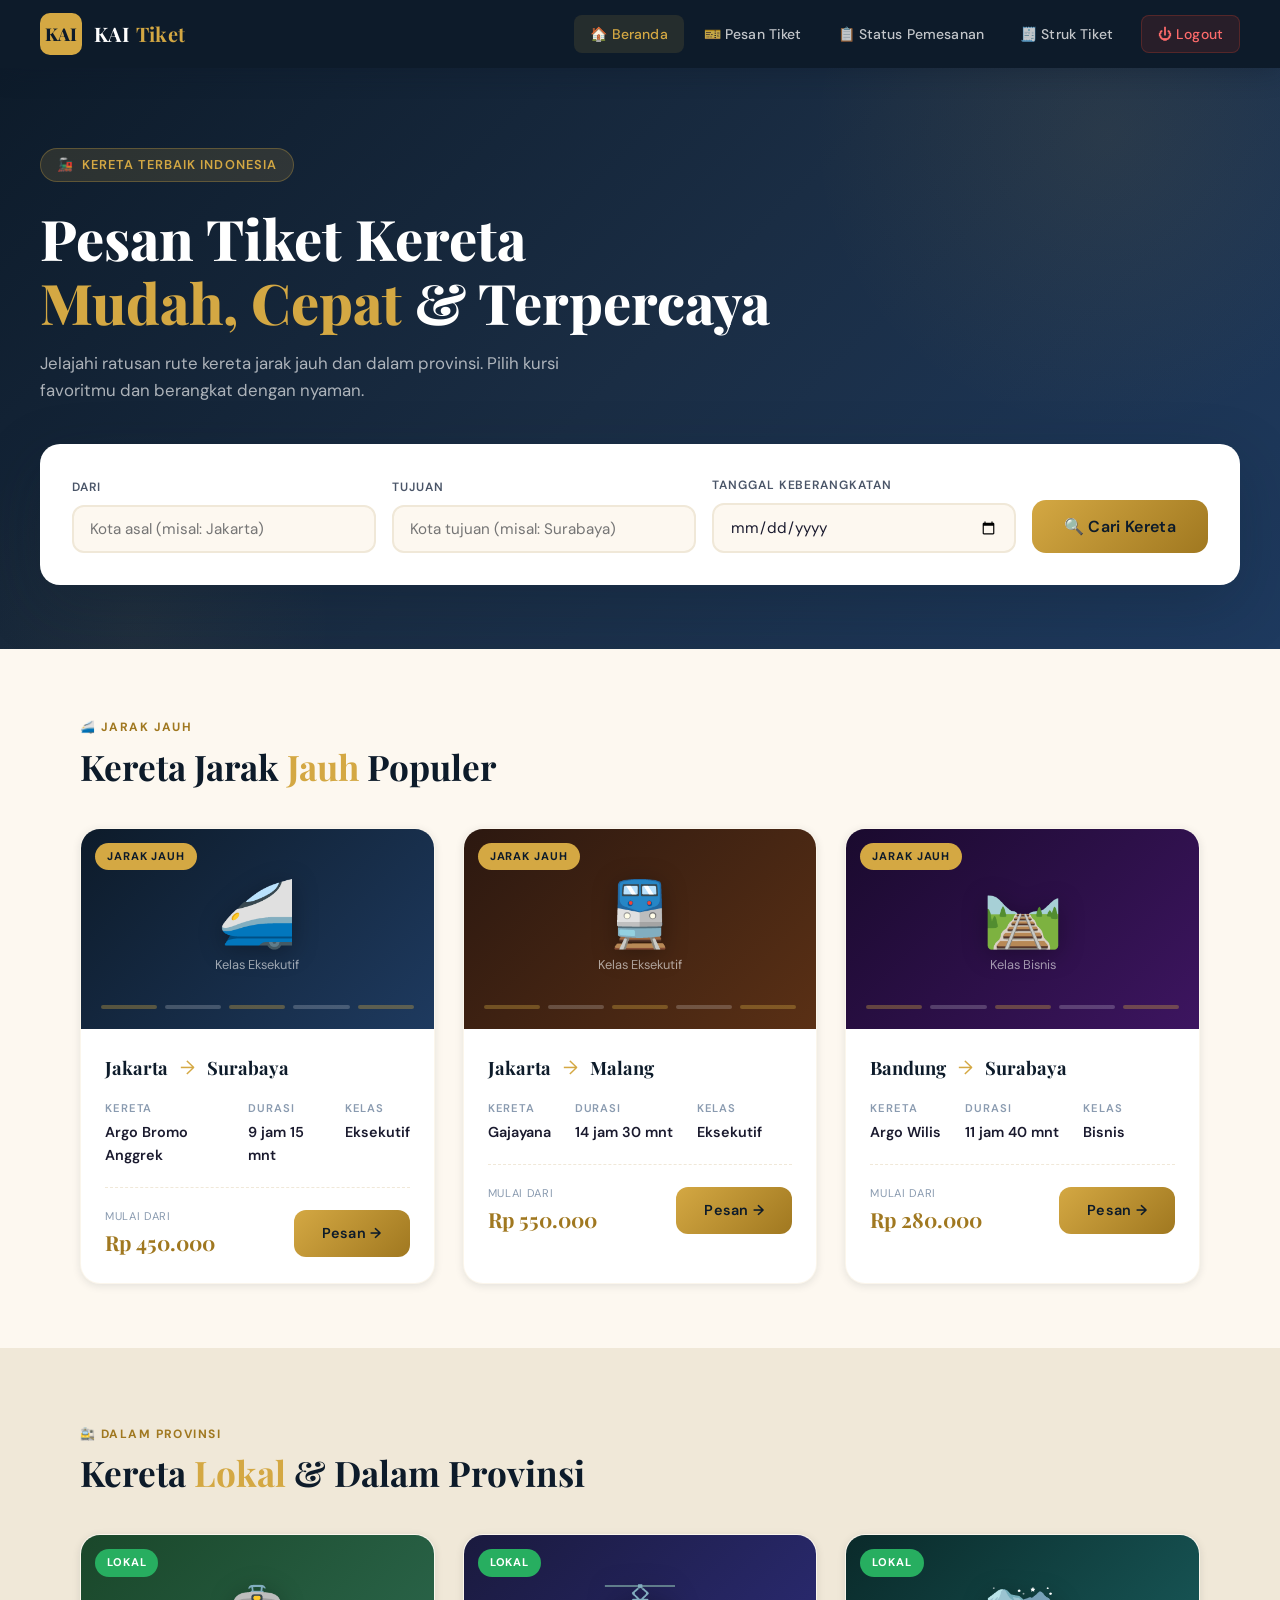
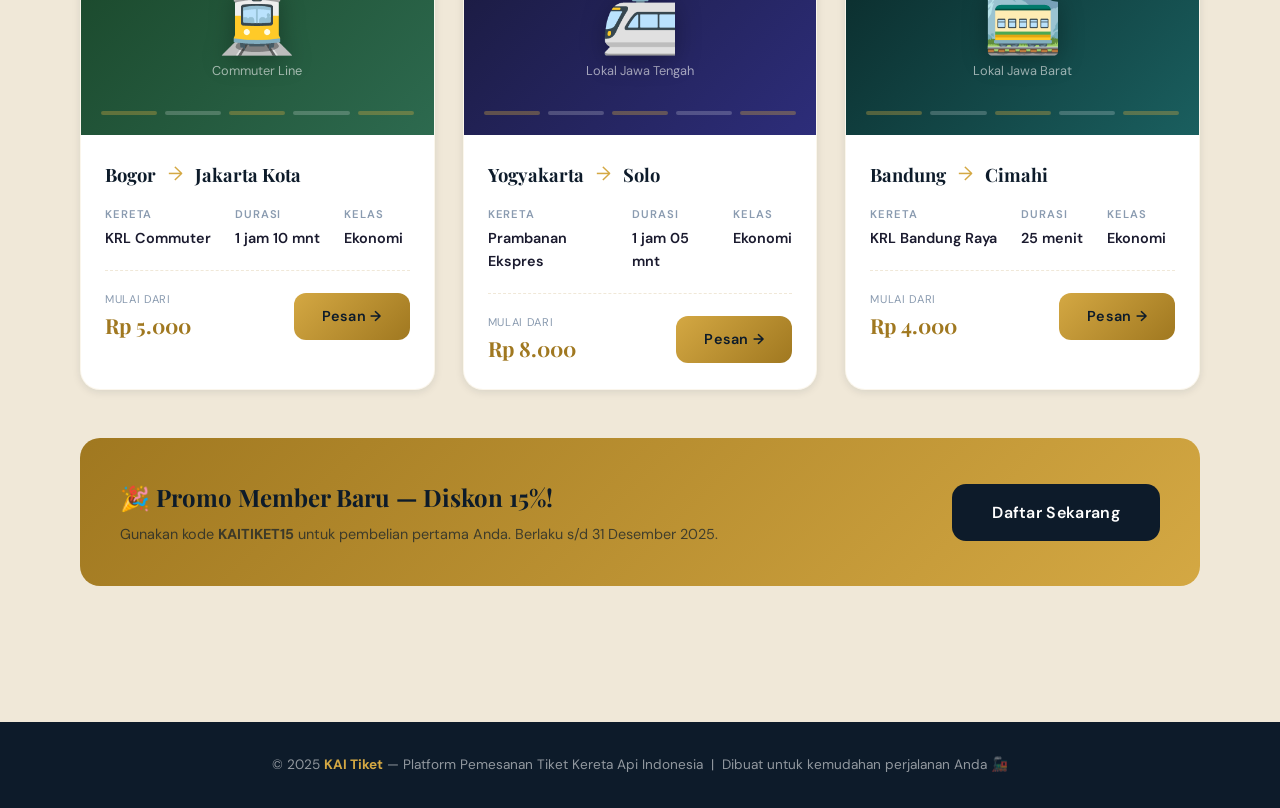
<file: index.html>
<!DOCTYPE html>
<html lang="id">
<head>
  <meta charset="UTF-8" />
  <meta name="viewport" content="width=device-width, initial-scale=1.0" />
  <title>Beranda — KAI Tiket</title>
  <link rel="stylesheet" href="style.css" />
</head>
<body>

  <!-- ===================== NAVBAR ===================== -->
  <nav class="navbar">
    <div class="navbar-inner">
      <a href="index.html" class="navbar-brand">
        <div class="navbar-logo">KAI</div>
        <div class="navbar-title">KAI <span>Tiket</span></div>
      </a>
      <div class="navbar-links">
        <a href="index.html" class="active">🏠 Beranda</a>
        <a href="pesan.html">🎫 Pesan Tiket</a>
        <a href="status.html">📋 Status Pemesanan</a>
        <a href="struk.html">🧾 Struk Tiket</a>
        <a href="login.html" class="btn-logout">⏻ Logout</a>
      </div>
    </div>
  </nav>

  <!-- ===================== HERO ===================== -->
  <section class="hero">
    <div class="hero-inner">
      <div class="hero-badge">🚂 &nbsp;Kereta Terbaik Indonesia</div>
      <h1>Pesan Tiket Kereta<br><em>Mudah, Cepat</em> & Terpercaya</h1>
      <p>Jelajahi ratusan rute kereta jarak jauh dan dalam provinsi. Pilih kursi favoritmu dan berangkat dengan nyaman.</p>

      <!-- Search Box -->
      <div class="search-box">
        <div class="search-field">
          <label>Dari</label>
          <input type="text" placeholder="Kota asal (misal: Jakarta)" list="kotaList" />
        </div>
        <div class="search-field">
          <label>Tujuan</label>
          <input type="text" placeholder="Kota tujuan (misal: Surabaya)" list="kotaList" />
        </div>
        <div class="search-field">
          <label>Tanggal Keberangkatan</label>
          <input type="date" />
        </div>
        <div>
          <a href="pesan.html" class="btn btn-primary btn-lg" style="padding:0.875rem 2rem;">
            🔍 Cari Kereta
          </a>
        </div>
      </div>

      <!-- Datalist kota -->
      <datalist id="kotaList">
        <option value="Jakarta Gambir" />
        <option value="Bandung" />
        <option value="Yogyakarta" />
        <option value="Surabaya Gubeng" />
        <option value="Semarang Tawang" />
        <option value="Solo Balapan" />
        <option value="Malang" />
        <option value="Banyuwangi" />
        <option value="Cirebon" />
        <option value="Purwokerto" />
        <option value="Tasikmalaya" />
        <option value="Depok" />
        <option value="Bogor" />
        <option value="Bekasi" />
        <option value="Tangerang" />
      </datalist>
    </div>
  </section>

  <!-- ===================== KERETA JARAK JAUH ===================== -->
  <div class="section">
    <div class="section-header">
      <div class="section-label">🚄 Jarak Jauh</div>
      <h2 class="section-title">Kereta Jarak <span>Jauh</span> Populer</h2>
    </div>

    <div class="tickets-grid">

      <!-- Tiket 1: Argo Bromo Anggrek -->
      <div class="ticket-card train-jauh">
        <div class="ticket-img-placeholder">
          <div class="train-graphic">🚄</div>
          <span style="color:rgba(255,255,255,0.6);font-size:0.8rem;margin-top:8px;">Kelas Eksekutif</span>
          <div class="train-track"><span></span><span></span><span></span><span></span><span></span></div>
        </div>
        <div class="ticket-badge">Jarak Jauh</div>
        <div class="ticket-body">
          <div class="ticket-route">
            <span class="ticket-city">Jakarta</span>
            <span class="ticket-arrow">→</span>
            <span class="ticket-city">Surabaya</span>
          </div>
          <div class="ticket-meta">
            <div class="ticket-meta-item">
              <span class="ticket-meta-label">Kereta</span>
              <span class="ticket-meta-value">Argo Bromo Anggrek</span>
            </div>
            <div class="ticket-meta-item">
              <span class="ticket-meta-label">Durasi</span>
              <span class="ticket-meta-value">9 jam 15 mnt</span>
            </div>
            <div class="ticket-meta-item">
              <span class="ticket-meta-label">Kelas</span>
              <span class="ticket-meta-value">Eksekutif</span>
            </div>
          </div>
          <div class="ticket-footer">
            <div class="ticket-price">
              <span class="ticket-price-label">Mulai dari</span>
              <span class="ticket-price-value">Rp 450.000</span>
            </div>
            <a href="pesan.html" class="btn btn-primary">Pesan →</a>
          </div>
        </div>
      </div>

      <!-- Tiket 2: Gajayana -->
      <div class="ticket-card train-jauh-2">
        <div class="ticket-img-placeholder">
          <div class="train-graphic">🚆</div>
          <span style="color:rgba(255,255,255,0.6);font-size:0.8rem;margin-top:8px;">Kelas Eksekutif</span>
          <div class="train-track"><span></span><span></span><span></span><span></span><span></span></div>
        </div>
        <div class="ticket-badge">Jarak Jauh</div>
        <div class="ticket-body">
          <div class="ticket-route">
            <span class="ticket-city">Jakarta</span>
            <span class="ticket-arrow">→</span>
            <span class="ticket-city">Malang</span>
          </div>
          <div class="ticket-meta">
            <div class="ticket-meta-item">
              <span class="ticket-meta-label">Kereta</span>
              <span class="ticket-meta-value">Gajayana</span>
            </div>
            <div class="ticket-meta-item">
              <span class="ticket-meta-label">Durasi</span>
              <span class="ticket-meta-value">14 jam 30 mnt</span>
            </div>
            <div class="ticket-meta-item">
              <span class="ticket-meta-label">Kelas</span>
              <span class="ticket-meta-value">Eksekutif</span>
            </div>
          </div>
          <div class="ticket-footer">
            <div class="ticket-price">
              <span class="ticket-price-label">Mulai dari</span>
              <span class="ticket-price-value">Rp 550.000</span>
            </div>
            <a href="pesan.html" class="btn btn-primary">Pesan →</a>
          </div>
        </div>
      </div>

      <!-- Tiket 3: Argo Wilis -->
      <div class="ticket-card train-jauh-3">
        <div class="ticket-img-placeholder">
          <div class="train-graphic">🛤️</div>
          <span style="color:rgba(255,255,255,0.6);font-size:0.8rem;margin-top:8px;">Kelas Bisnis</span>
          <div class="train-track"><span></span><span></span><span></span><span></span><span></span></div>
        </div>
        <div class="ticket-badge">Jarak Jauh</div>
        <div class="ticket-body">
          <div class="ticket-route">
            <span class="ticket-city">Bandung</span>
            <span class="ticket-arrow">→</span>
            <span class="ticket-city">Surabaya</span>
          </div>
          <div class="ticket-meta">
            <div class="ticket-meta-item">
              <span class="ticket-meta-label">Kereta</span>
              <span class="ticket-meta-value">Argo Wilis</span>
            </div>
            <div class="ticket-meta-item">
              <span class="ticket-meta-label">Durasi</span>
              <span class="ticket-meta-value">11 jam 40 mnt</span>
            </div>
            <div class="ticket-meta-item">
              <span class="ticket-meta-label">Kelas</span>
              <span class="ticket-meta-value">Bisnis</span>
            </div>
          </div>
          <div class="ticket-footer">
            <div class="ticket-price">
              <span class="ticket-price-label">Mulai dari</span>
              <span class="ticket-price-value">Rp 280.000</span>
            </div>
            <a href="pesan.html" class="btn btn-primary">Pesan →</a>
          </div>
        </div>
      </div>

    </div>
  </div>

  <!-- ===================== KERETA DALAM PROVINSI ===================== -->
  <div style="background:var(--cream-dim); padding: 0.5rem 0;">
  <div class="section">
    <div class="section-header">
      <div class="section-label">🚉 Dalam Provinsi</div>
      <h2 class="section-title">Kereta <span>Lokal</span> & Dalam Provinsi</h2>
    </div>

    <div class="tickets-grid">

      <!-- Lokal 1: Commuter Jabodetabek -->
      <div class="ticket-card train-lokal">
        <div class="ticket-img-placeholder">
          <div class="train-graphic">🚊</div>
          <span style="color:rgba(255,255,255,0.6);font-size:0.8rem;margin-top:8px;">Commuter Line</span>
          <div class="train-track"><span></span><span></span><span></span><span></span><span></span></div>
        </div>
        <div class="ticket-badge local">Lokal</div>
        <div class="ticket-body">
          <div class="ticket-route">
            <span class="ticket-city">Bogor</span>
            <span class="ticket-arrow">→</span>
            <span class="ticket-city">Jakarta Kota</span>
          </div>
          <div class="ticket-meta">
            <div class="ticket-meta-item">
              <span class="ticket-meta-label">Kereta</span>
              <span class="ticket-meta-value">KRL Commuter</span>
            </div>
            <div class="ticket-meta-item">
              <span class="ticket-meta-label">Durasi</span>
              <span class="ticket-meta-value">1 jam 10 mnt</span>
            </div>
            <div class="ticket-meta-item">
              <span class="ticket-meta-label">Kelas</span>
              <span class="ticket-meta-value">Ekonomi</span>
            </div>
          </div>
          <div class="ticket-footer">
            <div class="ticket-price">
              <span class="ticket-price-label">Mulai dari</span>
              <span class="ticket-price-value">Rp 5.000</span>
            </div>
            <a href="pesan.html" class="btn btn-primary">Pesan →</a>
          </div>
        </div>
      </div>

      <!-- Lokal 2: Prambanan Ekspres -->
      <div class="ticket-card train-lokal-2">
        <div class="ticket-img-placeholder">
          <div class="train-graphic">🚈</div>
          <span style="color:rgba(255,255,255,0.6);font-size:0.8rem;margin-top:8px;">Lokal Jawa Tengah</span>
          <div class="train-track"><span></span><span></span><span></span><span></span><span></span></div>
        </div>
        <div class="ticket-badge local">Lokal</div>
        <div class="ticket-body">
          <div class="ticket-route">
            <span class="ticket-city">Yogyakarta</span>
            <span class="ticket-arrow">→</span>
            <span class="ticket-city">Solo</span>
          </div>
          <div class="ticket-meta">
            <div class="ticket-meta-item">
              <span class="ticket-meta-label">Kereta</span>
              <span class="ticket-meta-value">Prambanan Ekspres</span>
            </div>
            <div class="ticket-meta-item">
              <span class="ticket-meta-label">Durasi</span>
              <span class="ticket-meta-value">1 jam 05 mnt</span>
            </div>
            <div class="ticket-meta-item">
              <span class="ticket-meta-label">Kelas</span>
              <span class="ticket-meta-value">Ekonomi</span>
            </div>
          </div>
          <div class="ticket-footer">
            <div class="ticket-price">
              <span class="ticket-price-label">Mulai dari</span>
              <span class="ticket-price-value">Rp 8.000</span>
            </div>
            <a href="pesan.html" class="btn btn-primary">Pesan →</a>
          </div>
        </div>
      </div>

      <!-- Lokal 3: Bandung Raya -->
      <div class="ticket-card train-lokal-3">
        <div class="ticket-img-placeholder">
          <div class="train-graphic">🚞</div>
          <span style="color:rgba(255,255,255,0.6);font-size:0.8rem;margin-top:8px;">Lokal Jawa Barat</span>
          <div class="train-track"><span></span><span></span><span></span><span></span><span></span></div>
        </div>
        <div class="ticket-badge local">Lokal</div>
        <div class="ticket-body">
          <div class="ticket-route">
            <span class="ticket-city">Bandung</span>
            <span class="ticket-arrow">→</span>
            <span class="ticket-city">Cimahi</span>
          </div>
          <div class="ticket-meta">
            <div class="ticket-meta-item">
              <span class="ticket-meta-label">Kereta</span>
              <span class="ticket-meta-value">KRL Bandung Raya</span>
            </div>
            <div class="ticket-meta-item">
              <span class="ticket-meta-label">Durasi</span>
              <span class="ticket-meta-value">25 menit</span>
            </div>
            <div class="ticket-meta-item">
              <span class="ticket-meta-label">Kelas</span>
              <span class="ticket-meta-value">Ekonomi</span>
            </div>
          </div>
          <div class="ticket-footer">
            <div class="ticket-price">
              <span class="ticket-price-label">Mulai dari</span>
              <span class="ticket-price-value">Rp 4.000</span>
            </div>
            <a href="pesan.html" class="btn btn-primary">Pesan →</a>
          </div>
        </div>
      </div>

    </div>

    <!-- Promo Banner -->
    <div class="promo-banner" style="margin-top:3rem;">
      <div class="promo-text">
        <h3>🎉 Promo Member Baru — Diskon 15%!</h3>
        <p>Gunakan kode <strong>KAITIKET15</strong> untuk pembelian pertama Anda. Berlaku s/d 31 Desember 2025.</p>
      </div>
      <a href="register.html" class="btn btn-secondary btn-lg">Daftar Sekarang</a>
    </div>

  </div>
  </div>

  <!-- ===================== FOOTER ===================== -->
  <footer class="footer">
    <p>© 2025 <strong>KAI Tiket</strong> — Platform Pemesanan Tiket Kereta Api Indonesia &nbsp;|&nbsp; Dibuat untuk kemudahan perjalanan Anda 🚂</p>
  </footer>

</body>
</html>
</file>
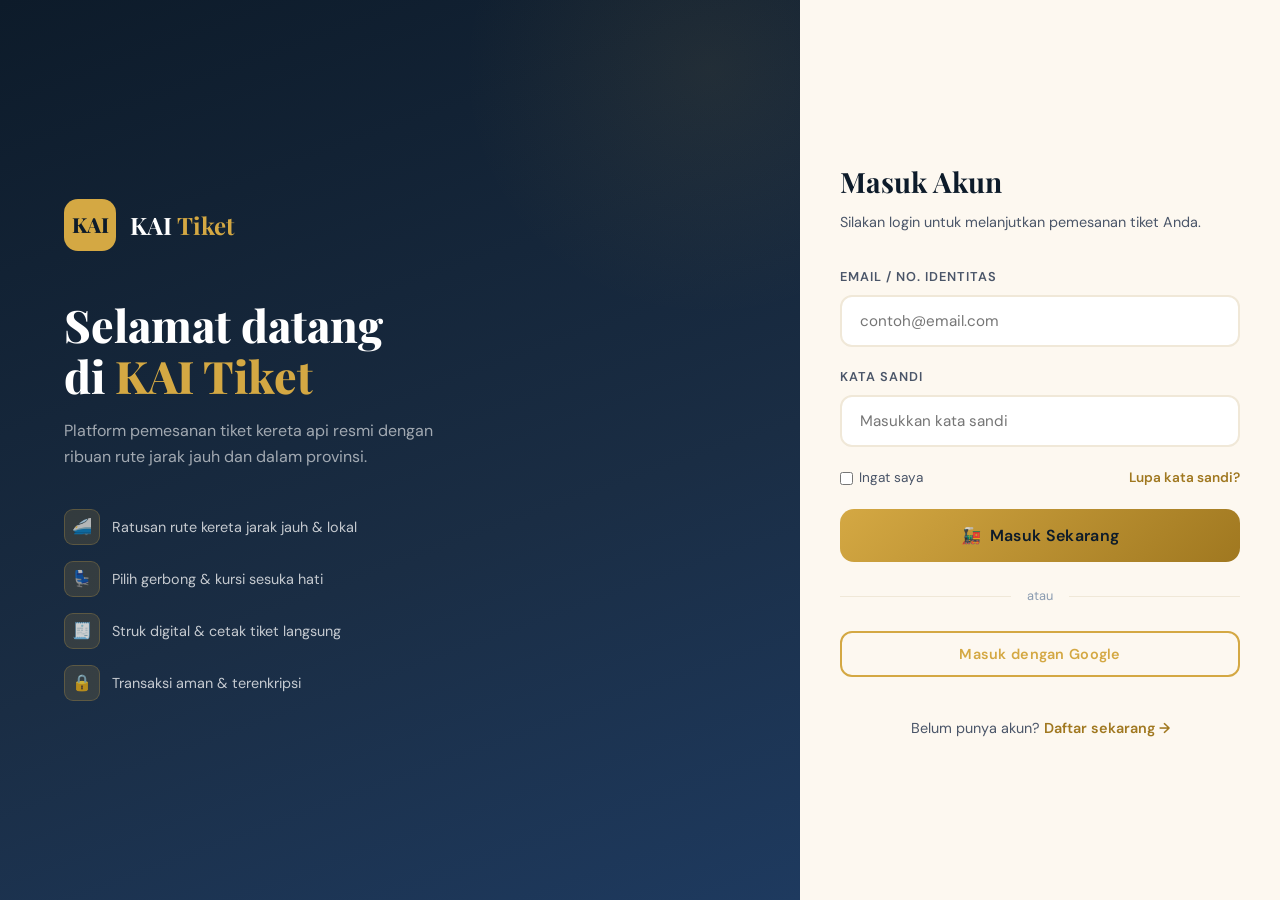
<file: login.html>
<!DOCTYPE html>
<html lang="id">
<head>
  <meta charset="UTF-8" />
  <meta name="viewport" content="width=device-width, initial-scale=1.0" />
  <title>Login — KAI Tiket</title>
  <link rel="stylesheet" href="style.css" />
</head>
<body>

  <div class="auth-wrapper">

    <!-- LEFT PANEL -->
    <div class="auth-left">
      <div class="auth-left-content">

        <div class="auth-brand">
          <div class="auth-logo">KAI</div>
          <div class="auth-brand-name">KAI <span>Tiket</span></div>
        </div>

        <h2>Selamat datang<br>di <em>KAI Tiket</em></h2>
        <p>Platform pemesanan tiket kereta api resmi dengan ribuan rute jarak jauh dan dalam provinsi.</p>

        <div class="auth-features">
          <div class="auth-feature">
            <div class="auth-feature-icon">🚄</div>
            <span>Ratusan rute kereta jarak jauh & lokal</span>
          </div>
          <div class="auth-feature">
            <div class="auth-feature-icon">💺</div>
            <span>Pilih gerbong & kursi sesuka hati</span>
          </div>
          <div class="auth-feature">
            <div class="auth-feature-icon">🧾</div>
            <span>Struk digital & cetak tiket langsung</span>
          </div>
          <div class="auth-feature">
            <div class="auth-feature-icon">🔒</div>
            <span>Transaksi aman & terenkripsi</span>
          </div>
        </div>

      </div>
    </div>

    <!-- RIGHT PANEL (Form) -->
    <div class="auth-right">
      <div class="auth-card">

        <h3>Masuk Akun</h3>
        <p>Silakan login untuk melanjutkan pemesanan tiket Anda.</p>

        <form action="index.html" method="get">

          <div class="form-group">
            <label for="email">Email / No. Identitas</label>
            <input type="email" id="email" placeholder="contoh@email.com" required />
          </div>

          <div class="form-group">
            <label for="password">Kata Sandi</label>
            <input type="password" id="password" placeholder="Masukkan kata sandi" required />
          </div>

          <div class="flex justify-between items-center mb-2" style="font-size:0.85rem; margin-bottom:1.25rem;">
            <label style="display:flex;align-items:center;gap:6px;cursor:pointer;color:var(--text-mid);">
              <input type="checkbox" style="accent-color:var(--gold-dim);" /> Ingat saya
            </label>
            <a href="#" style="color:var(--gold-dim);font-weight:600;">Lupa kata sandi?</a>
          </div>

          <button type="submit" class="btn btn-primary btn-full btn-lg">
            🚂 &nbsp;Masuk Sekarang
          </button>

        </form>

        <div class="divider">atau</div>

        <button class="btn btn-outline btn-full" style="margin-bottom:1rem;">
          Masuk dengan Google
        </button>

        <div class="auth-link">
          Belum punya akun? <a href="register.html">Daftar sekarang →</a>
        </div>

      </div>
    </div>

  </div>

</body>
</html>
</file>
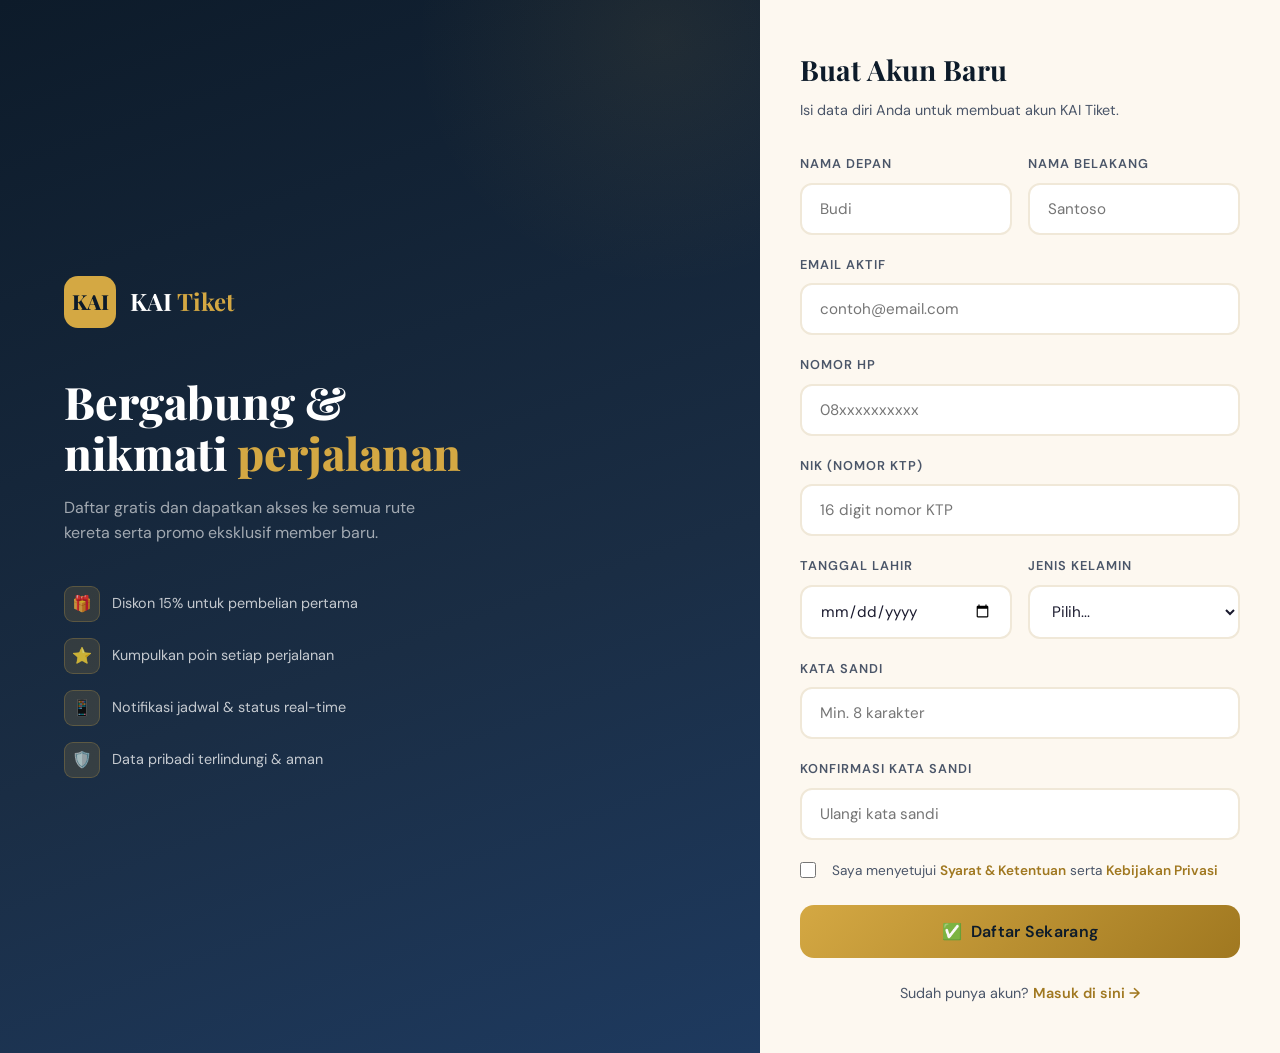
<file: register.html>
<!DOCTYPE html>
<html lang="id">
<head>
  <meta charset="UTF-8" />
  <meta name="viewport" content="width=device-width, initial-scale=1.0" />
  <title>Daftar — KAI Tiket</title>
  <link rel="stylesheet" href="style.css" />
</head>
<body>

  <div class="auth-wrapper">

    <!-- LEFT PANEL -->
    <div class="auth-left">
      <div class="auth-left-content">

        <div class="auth-brand">
          <div class="auth-logo">KAI</div>
          <div class="auth-brand-name">KAI <span>Tiket</span></div>
        </div>

        <h2>Bergabung &<br>nikmati <em>perjalanan</em></h2>
        <p>Daftar gratis dan dapatkan akses ke semua rute kereta serta promo eksklusif member baru.</p>

        <div class="auth-features">
          <div class="auth-feature">
            <div class="auth-feature-icon">🎁</div>
            <span>Diskon 15% untuk pembelian pertama</span>
          </div>
          <div class="auth-feature">
            <div class="auth-feature-icon">⭐</div>
            <span>Kumpulkan poin setiap perjalanan</span>
          </div>
          <div class="auth-feature">
            <div class="auth-feature-icon">📱</div>
            <span>Notifikasi jadwal & status real-time</span>
          </div>
          <div class="auth-feature">
            <div class="auth-feature-icon">🛡️</div>
            <span>Data pribadi terlindungi & aman</span>
          </div>
        </div>

      </div>
    </div>

    <!-- RIGHT PANEL (Form) -->
    <div class="auth-right" style="width:520px;">
      <div class="auth-card" style="max-width:460px;">

        <h3>Buat Akun Baru</h3>
        <p>Isi data diri Anda untuk membuat akun KAI Tiket.</p>

        <form action="index.html" method="get">

          <div class="form-row">
            <div class="form-group">
              <label for="namaDepan">Nama Depan</label>
              <input type="text" id="namaDepan" placeholder="Budi" required />
            </div>
            <div class="form-group">
              <label for="namaBelakang">Nama Belakang</label>
              <input type="text" id="namaBelakang" placeholder="Santoso" />
            </div>
          </div>

          <div class="form-group">
            <label for="email">Email Aktif</label>
            <input type="email" id="email" placeholder="contoh@email.com" required />
          </div>

          <div class="form-group">
            <label for="noHp">Nomor HP</label>
            <input type="tel" id="noHp" placeholder="08xxxxxxxxxx" required />
          </div>

          <div class="form-group">
            <label for="nik">NIK (Nomor KTP)</label>
            <input type="text" id="nik" placeholder="16 digit nomor KTP" maxlength="16" required />
          </div>

          <div class="form-row">
            <div class="form-group">
              <label for="tglLahir">Tanggal Lahir</label>
              <input type="date" id="tglLahir" required />
            </div>
            <div class="form-group">
              <label for="jenisKelamin">Jenis Kelamin</label>
              <select id="jenisKelamin" required>
                <option value="">Pilih...</option>
                <option>Laki-laki</option>
                <option>Perempuan</option>
              </select>
            </div>
          </div>

          <div class="form-group">
            <label for="password">Kata Sandi</label>
            <input type="password" id="password" placeholder="Min. 8 karakter" required />
          </div>

          <div class="form-group">
            <label for="konfirmPassword">Konfirmasi Kata Sandi</label>
            <input type="password" id="konfirmPassword" placeholder="Ulangi kata sandi" required />
          </div>

          <div class="flex items-center gap-2 mb-3" style="font-size:0.85rem;color:var(--text-mid);margin-bottom:1.5rem;">
            <input type="checkbox" id="setuju" style="accent-color:var(--gold-dim);width:16px;height:16px;" required />
            <label for="setuju">
              Saya menyetujui <a href="#" style="color:var(--gold-dim);font-weight:600;">Syarat & Ketentuan</a> serta
              <a href="#" style="color:var(--gold-dim);font-weight:600;">Kebijakan Privasi</a>
            </label>
          </div>

          <button type="submit" class="btn btn-primary btn-full btn-lg">
            ✅ &nbsp;Daftar Sekarang
          </button>

        </form>

        <div class="auth-link">
          Sudah punya akun? <a href="login.html">Masuk di sini →</a>
        </div>

      </div>
    </div>

  </div>

</body>
</html>
</file>
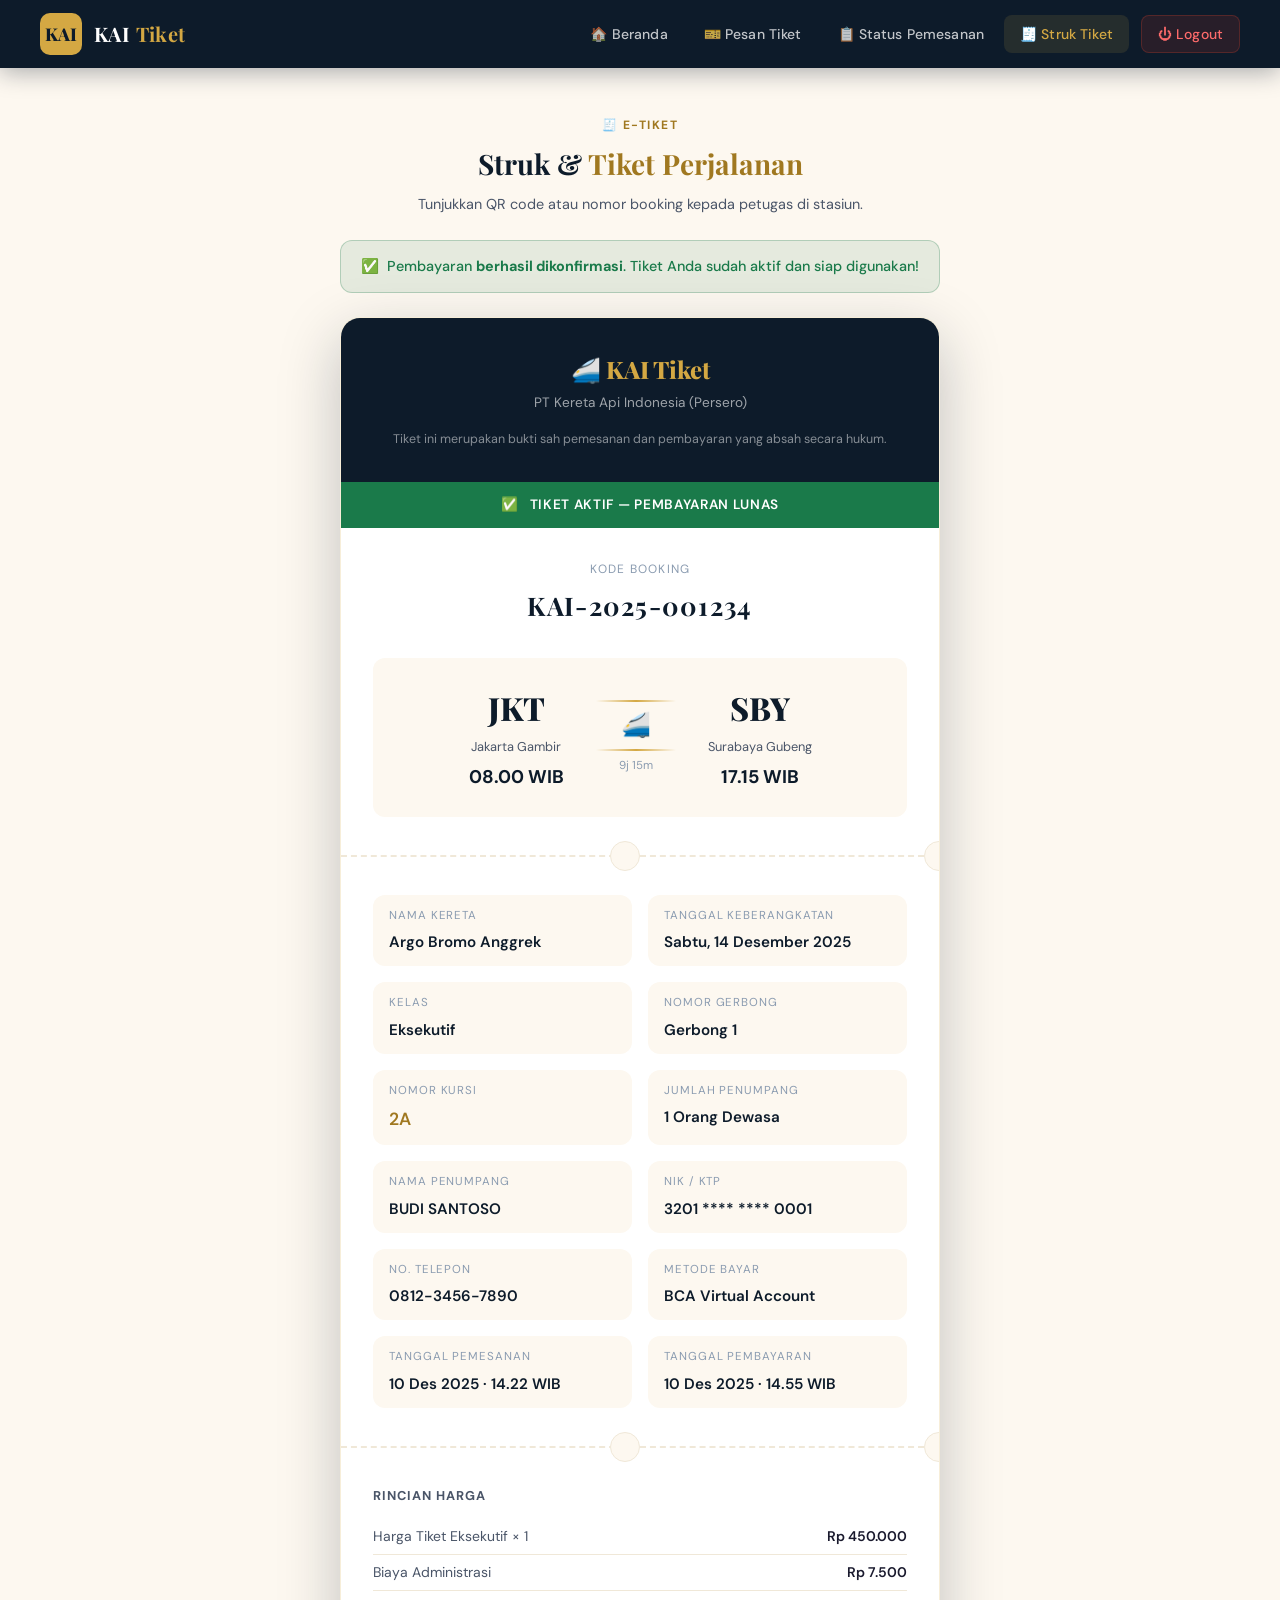
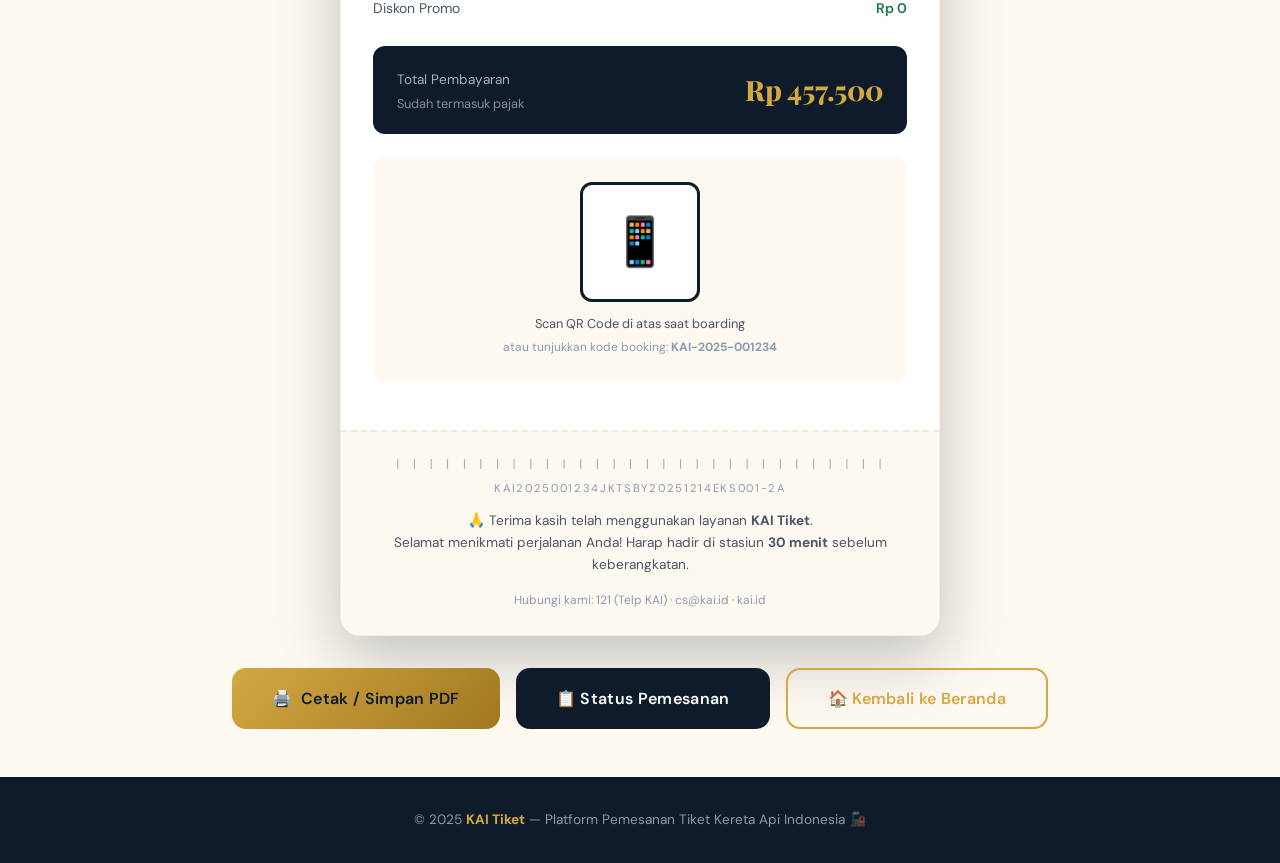
<file: struk.html>
<!DOCTYPE html>
<html lang="id">
<head>
  <meta charset="UTF-8" />
  <meta name="viewport" content="width=device-width, initial-scale=1.0" />
  <title>Struk Tiket — KAI Tiket</title>
  <link rel="stylesheet" href="style.css" />
</head>
<body>

  <!-- ===================== NAVBAR (hidden on print) ===================== -->
  <nav class="navbar">
    <div class="navbar-inner">
      <a href="index.html" class="navbar-brand">
        <div class="navbar-logo">KAI</div>
        <div class="navbar-title">KAI <span>Tiket</span></div>
      </a>
      <div class="navbar-links">
        <a href="index.html">🏠 Beranda</a>
        <a href="pesan.html">🎫 Pesan Tiket</a>
        <a href="status.html">📋 Status Pemesanan</a>
        <a href="struk.html" class="active">🧾 Struk Tiket</a>
        <a href="login.html" class="btn-logout">⏻ Logout</a>
      </div>
    </div>
  </nav>

  <!-- ===================== STRUK AREA ===================== -->
  <div class="struk-wrapper">

    <div style="margin-bottom:1.5rem;text-align:center;">
      <div class="section-label" style="display:block;margin-bottom:0.4rem;">🧾 E-Tiket</div>
      <h1 style="font-family:'Playfair Display',serif;font-size:1.75rem;font-weight:700;color:var(--navy);">
        Struk &amp; <span style="color:var(--gold-dim);">Tiket Perjalanan</span>
      </h1>
      <p style="color:var(--text-mid);font-size:0.9rem;margin-top:0.4rem;">
        Tunjukkan QR code atau nomor booking kepada petugas di stasiun.
      </p>
    </div>

    <!-- Alert sukses -->
    <div class="alert alert-success" style="margin-bottom:1.5rem;font-size:0.9rem;">
      ✅ &nbsp;Pembayaran <strong>berhasil dikonfirmasi</strong>. Tiket Anda sudah aktif dan siap digunakan!
    </div>

    <!-- THE STRUK -->
    <div class="struk">

      <!-- Header -->
      <div class="struk-header">
        <div class="struk-logo">🚄 KAI Tiket</div>
        <div class="struk-subtitle">PT Kereta Api Indonesia (Persero)</div>
        <div style="margin-top:1rem;font-size:0.78rem;color:rgba(255,255,255,0.5);">
          Tiket ini merupakan bukti sah pemesanan dan pembayaran yang absah secara hukum.
        </div>
      </div>

      <!-- Status Bar -->
      <div class="struk-status-bar">
        ✅ &nbsp; TIKET AKTIF — PEMBAYARAN LUNAS
      </div>

      <!-- Body -->
      <div class="struk-body">

        <!-- Booking ID -->
        <div class="struk-id">
          <div class="struk-id-label">Kode Booking</div>
          <div class="struk-id-value">KAI-2025-001234</div>
        </div>

        <!-- Route Visual -->
        <div class="struk-route">
          <div class="struk-city">
            <div class="struk-city-code">JKT</div>
            <div class="struk-city-name">Jakarta Gambir</div>
            <div style="font-size:1.15rem;font-weight:700;color:var(--navy);margin-top:0.4rem;">08.00 WIB</div>
          </div>
          <div class="struk-route-arrow">
            <div class="struk-route-line"></div>
            <span style="font-size:1.5rem;">🚄</span>
            <div class="struk-route-line"></div>
            <div style="font-size:0.72rem;color:var(--text-lite);margin-top:2px;">9j 15m</div>
          </div>
          <div class="struk-city">
            <div class="struk-city-code">SBY</div>
            <div class="struk-city-name">Surabaya Gubeng</div>
            <div style="font-size:1.15rem;font-weight:700;color:var(--navy);margin-top:0.4rem;">17.15 WIB</div>
          </div>
        </div>

        <!-- Dashed Divider -->
        <div class="struk-divider">
          <div class="struk-divider-circle"></div>
          <div style="flex:1;border-top:2px dashed var(--cream-dim);"></div>
          <div class="struk-divider-circle"></div>
        </div>

        <!-- Details Grid -->
        <div class="struk-details">
          <div class="struk-detail-item">
            <div class="struk-detail-label">Nama Kereta</div>
            <div class="struk-detail-value">Argo Bromo Anggrek</div>
          </div>
          <div class="struk-detail-item">
            <div class="struk-detail-label">Tanggal Keberangkatan</div>
            <div class="struk-detail-value">Sabtu, 14 Desember 2025</div>
          </div>
          <div class="struk-detail-item">
            <div class="struk-detail-label">Kelas</div>
            <div class="struk-detail-value">Eksekutif</div>
          </div>
          <div class="struk-detail-item">
            <div class="struk-detail-label">Nomor Gerbong</div>
            <div class="struk-detail-value">Gerbong 1</div>
          </div>
          <div class="struk-detail-item">
            <div class="struk-detail-label">Nomor Kursi</div>
            <div class="struk-detail-value" style="color:var(--gold-dim);font-size:1.1rem;">2A</div>
          </div>
          <div class="struk-detail-item">
            <div class="struk-detail-label">Jumlah Penumpang</div>
            <div class="struk-detail-value">1 Orang Dewasa</div>
          </div>
          <div class="struk-detail-item">
            <div class="struk-detail-label">Nama Penumpang</div>
            <div class="struk-detail-value">BUDI SANTOSO</div>
          </div>
          <div class="struk-detail-item">
            <div class="struk-detail-label">NIK / KTP</div>
            <div class="struk-detail-value">3201 **** **** 0001</div>
          </div>
          <div class="struk-detail-item">
            <div class="struk-detail-label">No. Telepon</div>
            <div class="struk-detail-value">0812-3456-7890</div>
          </div>
          <div class="struk-detail-item">
            <div class="struk-detail-label">Metode Bayar</div>
            <div class="struk-detail-value">BCA Virtual Account</div>
          </div>
          <div class="struk-detail-item">
            <div class="struk-detail-label">Tanggal Pemesanan</div>
            <div class="struk-detail-value">10 Des 2025 · 14.22 WIB</div>
          </div>
          <div class="struk-detail-item">
            <div class="struk-detail-label">Tanggal Pembayaran</div>
            <div class="struk-detail-value">10 Des 2025 · 14.55 WIB</div>
          </div>
        </div>

        <!-- Dashed Divider 2 -->
        <div class="struk-divider">
          <div class="struk-divider-circle"></div>
          <div style="flex:1;border-top:2px dashed var(--cream-dim);"></div>
          <div class="struk-divider-circle"></div>
        </div>

        <!-- Rincian Harga -->
        <div style="margin-bottom:1.25rem;">
          <div style="font-size:0.8rem;font-weight:700;text-transform:uppercase;letter-spacing:0.08em;color:var(--text-mid);margin-bottom:0.75rem;">Rincian Harga</div>
          <div style="display:flex;justify-content:space-between;font-size:0.875rem;padding:0.4rem 0;border-bottom:1px solid var(--cream-dim);">
            <span style="color:var(--text-mid);">Harga Tiket Eksekutif × 1</span>
            <span style="font-weight:600;">Rp 450.000</span>
          </div>
          <div style="display:flex;justify-content:space-between;font-size:0.875rem;padding:0.4rem 0;border-bottom:1px solid var(--cream-dim);">
            <span style="color:var(--text-mid);">Biaya Administrasi</span>
            <span style="font-weight:600;">Rp 7.500</span>
          </div>
          <div style="display:flex;justify-content:space-between;font-size:0.875rem;padding:0.4rem 0;">
            <span style="color:var(--text-mid);">Diskon Promo</span>
            <span style="font-weight:600;color:var(--green);">Rp 0</span>
          </div>
        </div>

        <!-- Total Harga -->
        <div class="struk-price-section">
          <div>
            <label>Total Pembayaran</label>
            <div style="font-size:0.8rem;color:rgba(255,255,255,0.5);margin-top:2px;">Sudah termasuk pajak</div>
          </div>
          <div class="struk-price-total">Rp 457.500</div>
        </div>

        <!-- QR Code Placeholder -->
        <div style="text-align:center;padding:1.5rem;background:var(--cream);border-radius:var(--radius);margin-bottom:1rem;">
          <div style="width:120px;height:120px;margin:0 auto;background:var(--white);border:3px solid var(--navy);border-radius:12px;display:flex;align-items:center;justify-content:center;margin-bottom:0.75rem;">
            <div style="font-size:3rem;">📱</div>
          </div>
          <div style="font-size:0.8rem;color:var(--text-mid);">Scan QR Code di atas saat boarding</div>
          <div style="font-size:0.75rem;color:var(--text-lite);margin-top:0.25rem;">atau tunjukkan kode booking: <strong>KAI-2025-001234</strong></div>
        </div>

      </div>

      <!-- Footer Struk -->
      <div class="struk-footer">
        <div class="struk-barcode">| | | | | | | | | | | | | | | | | | | | | | | | | | | | | |</div>
        <div style="font-size:0.7rem;color:var(--text-lite);letter-spacing:0.15em;margin-bottom:0.75rem;">
          KAI2025001234JKTSBY20251214EKS001-2A
        </div>
        <div class="struk-thankyou">
          🙏 Terima kasih telah menggunakan layanan <strong>KAI Tiket</strong>.<br>
          Selamat menikmati perjalanan Anda! Harap hadir di stasiun <strong>30 menit</strong> sebelum keberangkatan.
        </div>
        <div style="margin-top:1rem;font-size:0.75rem;color:var(--text-lite);">
          Hubungi kami: 121 (Telp KAI) · cs@kai.id · kai.id
        </div>
      </div>

    </div>
    <!-- / .struk -->

    <!-- Print Actions -->
    <div class="print-actions">
      <button onclick="window.print()" class="btn btn-primary btn-lg">
        🖨️ &nbsp;Cetak / Simpan PDF
      </button>
      <a href="status.html" class="btn btn-secondary btn-lg">
        📋 Status Pemesanan
      </a>
      <a href="index.html" class="btn btn-outline btn-lg">
        🏠 Kembali ke Beranda
      </a>
    </div>

  </div>

  <!-- ===================== FOOTER ===================== -->
  <footer class="footer">
    <p>© 2025 <strong>KAI Tiket</strong> — Platform Pemesanan Tiket Kereta Api Indonesia 🚂</p>
  </footer>

</body>
</html>
</file>
<file: style.css>
/* =============================================
   KAI TIKET - Main Stylesheet
   Font: Playfair Display + DM Sans
   Theme: Deep Navy & Gold — Premium Rail
   ============================================= */

@import url('https://fonts.googleapis.com/css2?family=Playfair+Display:wght@600;700;800&family=DM+Sans:wght@300;400;500;600&display=swap');

/* ── CSS Variables ── */
:root {
  --navy:      #0d1b2a;
  --navy-mid:  #1a2d44;
  --navy-lite: #243b55;
  --gold:      #d4a843;
  --gold-lite: #f0c96a;
  --gold-dim:  #a07820;
  --cream:     #fdf8f0;
  --cream-dim: #f0e8d8;
  --red:       #c0392b;
  --green:     #1a7a4a;
  --text-dark: #1a1a2e;
  --text-mid:  #4a5568;
  --text-lite: #8a9bb0;
  --white:     #ffffff;
  --shadow-sm: 0 2px 8px rgba(13,27,42,0.10);
  --shadow-md: 0 8px 32px rgba(13,27,42,0.18);
  --shadow-lg: 0 20px 60px rgba(13,27,42,0.25);
  --radius:    12px;
  --radius-lg: 20px;
  --transition: 0.3s cubic-bezier(0.4, 0, 0.2, 1);
}

/* ── Reset & Base ── */
*, *::before, *::after { box-sizing: border-box; margin: 0; padding: 0; }
html { scroll-behavior: smooth; }
body {
  font-family: 'DM Sans', sans-serif;
  background: var(--cream);
  color: var(--text-dark);
  min-height: 100vh;
  line-height: 1.6;
}
a { text-decoration: none; color: inherit; }
img { max-width: 100%; display: block; }
ul { list-style: none; }
input, select, button { font-family: 'DM Sans', sans-serif; }

/* =============================================
   NAVBAR
   ============================================= */
.navbar {
  background: var(--navy);
  padding: 0 2.5rem;
  position: sticky;
  top: 0;
  z-index: 1000;
  box-shadow: 0 4px 24px rgba(13,27,42,0.35);
}
.navbar-inner {
  max-width: 1200px;
  margin: 0 auto;
  display: flex;
  align-items: center;
  justify-content: space-between;
  height: 68px;
}
.navbar-brand {
  display: flex;
  align-items: center;
  gap: 12px;
}
.navbar-logo {
  width: 42px;
  height: 42px;
  background: var(--gold);
  border-radius: 10px;
  display: flex;
  align-items: center;
  justify-content: center;
  font-family: 'Playfair Display', serif;
  font-weight: 800;
  font-size: 1.1rem;
  color: var(--navy);
}
.navbar-title {
  font-family: 'Playfair Display', serif;
  font-size: 1.25rem;
  font-weight: 700;
  color: var(--white);
  letter-spacing: 0.02em;
}
.navbar-title span {
  color: var(--gold);
}
.navbar-links {
  display: flex;
  align-items: center;
  gap: 0.25rem;
}
.navbar-links a {
  color: rgba(255,255,255,0.75);
  padding: 0.5rem 1rem;
  border-radius: 8px;
  font-size: 0.875rem;
  font-weight: 500;
  transition: var(--transition);
  letter-spacing: 0.01em;
}
.navbar-links a:hover,
.navbar-links a.active {
  color: var(--gold);
  background: rgba(212,168,67,0.12);
}
.navbar-links .btn-logout {
  background: rgba(192,57,43,0.15);
  color: #ff6b6b;
  border: 1px solid rgba(192,57,43,0.3);
  padding: 0.4rem 1rem;
  border-radius: 8px;
  font-size: 0.875rem;
  font-weight: 500;
  cursor: pointer;
  transition: var(--transition);
  margin-left: 0.5rem;
}
.navbar-links .btn-logout:hover {
  background: rgba(192,57,43,0.3);
  color: #fff;
}

/* =============================================
   HERO SECTION
   ============================================= */
.hero {
  background: linear-gradient(135deg, var(--navy) 0%, var(--navy-mid) 50%, #1e3a5f 100%);
  padding: 5rem 2.5rem 4rem;
  position: relative;
  overflow: hidden;
}
.hero::before {
  content: '';
  position: absolute;
  top: -40%;
  right: -10%;
  width: 600px;
  height: 600px;
  background: radial-gradient(circle, rgba(212,168,67,0.08) 0%, transparent 70%);
  border-radius: 50%;
}
.hero::after {
  content: '';
  position: absolute;
  bottom: -30%;
  left: -5%;
  width: 400px;
  height: 400px;
  background: radial-gradient(circle, rgba(212,168,67,0.05) 0%, transparent 70%);
  border-radius: 50%;
}
.hero-inner {
  max-width: 1200px;
  margin: 0 auto;
  position: relative;
  z-index: 1;
}
.hero-badge {
  display: inline-flex;
  align-items: center;
  gap: 8px;
  background: rgba(212,168,67,0.15);
  border: 1px solid rgba(212,168,67,0.3);
  color: var(--gold);
  padding: 0.35rem 1rem;
  border-radius: 100px;
  font-size: 0.8rem;
  font-weight: 600;
  letter-spacing: 0.08em;
  text-transform: uppercase;
  margin-bottom: 1.5rem;
}
.hero h1 {
  font-family: 'Playfair Display', serif;
  font-size: clamp(2.2rem, 5vw, 3.5rem);
  font-weight: 800;
  color: var(--white);
  line-height: 1.15;
  margin-bottom: 1rem;
}
.hero h1 em {
  color: var(--gold);
  font-style: normal;
}
.hero p {
  font-size: 1.05rem;
  color: rgba(255,255,255,0.65);
  max-width: 520px;
  margin-bottom: 2.5rem;
}

/* ── Search Box ── */
.search-box {
  background: var(--white);
  border-radius: var(--radius-lg);
  padding: 2rem;
  box-shadow: var(--shadow-lg);
  display: grid;
  grid-template-columns: 1fr 1fr 1fr auto;
  gap: 1rem;
  align-items: end;
}
.search-field label {
  display: block;
  font-size: 0.75rem;
  font-weight: 600;
  color: var(--text-mid);
  text-transform: uppercase;
  letter-spacing: 0.08em;
  margin-bottom: 0.5rem;
}
.search-field input,
.search-field select {
  width: 100%;
  padding: 0.75rem 1rem;
  border: 2px solid var(--cream-dim);
  border-radius: var(--radius);
  font-size: 0.95rem;
  color: var(--text-dark);
  background: var(--cream);
  transition: var(--transition);
  outline: none;
}
.search-field input:focus,
.search-field select:focus {
  border-color: var(--gold);
  background: var(--white);
  box-shadow: 0 0 0 4px rgba(212,168,67,0.12);
}

/* =============================================
   BUTTONS
   ============================================= */
.btn {
  display: inline-flex;
  align-items: center;
  justify-content: center;
  gap: 8px;
  padding: 0.75rem 1.75rem;
  border-radius: var(--radius);
  font-size: 0.9rem;
  font-weight: 600;
  cursor: pointer;
  border: none;
  transition: var(--transition);
  letter-spacing: 0.02em;
  white-space: nowrap;
}
.btn-primary {
  background: linear-gradient(135deg, var(--gold) 0%, var(--gold-dim) 100%);
  color: var(--navy);
}
.btn-primary:hover {
  background: linear-gradient(135deg, var(--gold-lite) 0%, var(--gold) 100%);
  transform: translateY(-2px);
  box-shadow: 0 8px 24px rgba(212,168,67,0.35);
}
.btn-secondary {
  background: var(--navy);
  color: var(--white);
}
.btn-secondary:hover {
  background: var(--navy-mid);
  transform: translateY(-2px);
  box-shadow: var(--shadow-md);
}
.btn-outline {
  background: transparent;
  color: var(--gold);
  border: 2px solid var(--gold);
}
.btn-outline:hover {
  background: var(--gold);
  color: var(--navy);
}
.btn-danger {
  background: var(--red);
  color: var(--white);
}
.btn-danger:hover {
  background: #a93226;
  transform: translateY(-2px);
}
.btn-success {
  background: var(--green);
  color: var(--white);
}
.btn-success:hover {
  background: #155d38;
  transform: translateY(-2px);
}
.btn-lg {
  padding: 1rem 2.5rem;
  font-size: 1rem;
  border-radius: 14px;
}
.btn-full { width: 100%; }

/* =============================================
   SECTION HEADERS
   ============================================= */
.section {
  max-width: 1200px;
  margin: 0 auto;
  padding: 4rem 2.5rem;
}
.section-header {
  margin-bottom: 2.5rem;
}
.section-label {
  display: inline-block;
  font-size: 0.75rem;
  font-weight: 700;
  text-transform: uppercase;
  letter-spacing: 0.12em;
  color: var(--gold-dim);
  margin-bottom: 0.5rem;
}
.section-title {
  font-family: 'Playfair Display', serif;
  font-size: clamp(1.6rem, 3vw, 2.2rem);
  font-weight: 700;
  color: var(--navy);
  line-height: 1.2;
}
.section-title span { color: var(--gold); }

/* =============================================
   TICKET CARDS
   ============================================= */
.tickets-grid {
  display: grid;
  grid-template-columns: repeat(auto-fill, minmax(320px, 1fr));
  gap: 1.75rem;
}
.ticket-card {
  background: var(--white);
  border-radius: var(--radius-lg);
  overflow: hidden;
  box-shadow: var(--shadow-sm);
  transition: var(--transition);
  border: 1px solid rgba(212,168,67,0.1);
  position: relative;
}
.ticket-card:hover {
  transform: translateY(-6px);
  box-shadow: var(--shadow-md);
  border-color: rgba(212,168,67,0.3);
}
.ticket-img {
  width: 100%;
  height: 200px;
  object-fit: cover;
  display: block;
  background: linear-gradient(135deg, var(--navy-lite), var(--navy));
  position: relative;
}
.ticket-img-placeholder {
  width: 100%;
  height: 200px;
  display: flex;
  flex-direction: column;
  align-items: center;
  justify-content: center;
  position: relative;
  overflow: hidden;
}
.train-graphic {
  font-size: 4rem;
  line-height: 1;
  filter: drop-shadow(0 4px 12px rgba(0,0,0,0.3));
}
.ticket-badge {
  position: absolute;
  top: 14px;
  left: 14px;
  background: var(--gold);
  color: var(--navy);
  font-size: 0.7rem;
  font-weight: 700;
  text-transform: uppercase;
  letter-spacing: 0.08em;
  padding: 0.3rem 0.75rem;
  border-radius: 100px;
}
.ticket-badge.local {
  background: #27ae60;
  color: var(--white);
}
.ticket-body {
  padding: 1.5rem;
}
.ticket-route {
  display: flex;
  align-items: center;
  gap: 0.75rem;
  margin-bottom: 1rem;
}
.ticket-city {
  font-family: 'Playfair Display', serif;
  font-size: 1.15rem;
  font-weight: 700;
  color: var(--navy);
}
.ticket-arrow {
  color: var(--gold);
  font-size: 1.2rem;
  flex-shrink: 0;
}
.ticket-meta {
  display: flex;
  gap: 1.5rem;
  margin-bottom: 1.25rem;
}
.ticket-meta-item {
  display: flex;
  flex-direction: column;
}
.ticket-meta-label {
  font-size: 0.7rem;
  font-weight: 600;
  text-transform: uppercase;
  letter-spacing: 0.08em;
  color: var(--text-lite);
  margin-bottom: 0.2rem;
}
.ticket-meta-value {
  font-size: 0.9rem;
  font-weight: 600;
  color: var(--text-dark);
}
.ticket-footer {
  display: flex;
  align-items: center;
  justify-content: space-between;
  padding-top: 1.25rem;
  border-top: 1px dashed var(--cream-dim);
}
.ticket-price {
  display: flex;
  flex-direction: column;
}
.ticket-price-label {
  font-size: 0.7rem;
  color: var(--text-lite);
  text-transform: uppercase;
  letter-spacing: 0.06em;
}
.ticket-price-value {
  font-family: 'Playfair Display', serif;
  font-size: 1.3rem;
  font-weight: 700;
  color: var(--gold-dim);
}

/* =============================================
   TRAIN ILLUSTRATION CARDS (color-coded)
   ============================================= */
.train-jauh .ticket-img-placeholder { background: linear-gradient(135deg, #0d1b2a 0%, #1e3a5f 100%); }
.train-lokal .ticket-img-placeholder { background: linear-gradient(135deg, #1a472a 0%, #2d6a4f 100%); }
.train-jauh-2 .ticket-img-placeholder { background: linear-gradient(135deg, #2c1810 0%, #5a3015 100%); }
.train-lokal-2 .ticket-img-placeholder { background: linear-gradient(135deg, #1a1a3e 0%, #2d2d7a 100%); }
.train-jauh-3 .ticket-img-placeholder { background: linear-gradient(135deg, #1a0a2e 0%, #3d1560 100%); }
.train-lokal-3 .ticket-img-placeholder { background: linear-gradient(135deg, #0a2a2a 0%, #1a5f5f 100%); }

/* Train track line decoration */
.train-track {
  position: absolute;
  bottom: 20px;
  left: 0;
  right: 0;
  display: flex;
  gap: 8px;
  padding: 0 20px;
}
.train-track span {
  height: 4px;
  background: rgba(255,255,255,0.2);
  border-radius: 2px;
  flex: 1;
}
.train-track span:nth-child(odd) {
  background: rgba(212,168,67,0.35);
}

/* =============================================
   AUTH PAGES (Login & Register)
   ============================================= */
.auth-wrapper {
  min-height: 100vh;
  display: flex;
  background: var(--navy);
}
.auth-left {
  flex: 1;
  background: linear-gradient(160deg, var(--navy) 0%, var(--navy-mid) 60%, #1e3a5f 100%);
  display: flex;
  flex-direction: column;
  justify-content: center;
  padding: 4rem;
  position: relative;
  overflow: hidden;
}
.auth-left::before {
  content: '';
  position: absolute;
  top: -20%;
  right: -20%;
  width: 500px;
  height: 500px;
  background: radial-gradient(circle, rgba(212,168,67,0.08) 0%, transparent 70%);
  border-radius: 50%;
}
.auth-left-content { position: relative; z-index: 1; }
.auth-brand {
  display: flex;
  align-items: center;
  gap: 14px;
  margin-bottom: 3rem;
}
.auth-logo {
  width: 52px;
  height: 52px;
  background: var(--gold);
  border-radius: 14px;
  display: flex;
  align-items: center;
  justify-content: center;
  font-family: 'Playfair Display', serif;
  font-weight: 800;
  font-size: 1.3rem;
  color: var(--navy);
  flex-shrink: 0;
}
.auth-brand-name {
  font-family: 'Playfair Display', serif;
  font-size: 1.5rem;
  font-weight: 700;
  color: var(--white);
}
.auth-brand-name span { color: var(--gold); }
.auth-left h2 {
  font-family: 'Playfair Display', serif;
  font-size: clamp(1.8rem, 3.5vw, 2.8rem);
  font-weight: 800;
  color: var(--white);
  line-height: 1.15;
  margin-bottom: 1rem;
}
.auth-left h2 em { color: var(--gold); font-style: normal; }
.auth-left p {
  font-size: 1rem;
  color: rgba(255,255,255,0.6);
  max-width: 380px;
  margin-bottom: 2.5rem;
}
.auth-features {
  display: flex;
  flex-direction: column;
  gap: 1rem;
}
.auth-feature {
  display: flex;
  align-items: center;
  gap: 12px;
  color: rgba(255,255,255,0.75);
  font-size: 0.9rem;
}
.auth-feature-icon {
  width: 36px;
  height: 36px;
  background: rgba(212,168,67,0.15);
  border: 1px solid rgba(212,168,67,0.25);
  border-radius: 9px;
  display: flex;
  align-items: center;
  justify-content: center;
  font-size: 1rem;
  flex-shrink: 0;
}
.auth-right {
  width: 480px;
  background: var(--cream);
  display: flex;
  align-items: center;
  justify-content: center;
  padding: 3rem 2.5rem;
}
.auth-card {
  width: 100%;
  max-width: 400px;
}
.auth-card h3 {
  font-family: 'Playfair Display', serif;
  font-size: 1.75rem;
  font-weight: 700;
  color: var(--navy);
  margin-bottom: 0.4rem;
}
.auth-card p {
  color: var(--text-mid);
  font-size: 0.9rem;
  margin-bottom: 2rem;
}
.form-group {
  margin-bottom: 1.25rem;
}
.form-group label {
  display: block;
  font-size: 0.8rem;
  font-weight: 600;
  text-transform: uppercase;
  letter-spacing: 0.08em;
  color: var(--text-mid);
  margin-bottom: 0.5rem;
}
.form-group input,
.form-group select {
  width: 100%;
  padding: 0.875rem 1.1rem;
  border: 2px solid var(--cream-dim);
  border-radius: var(--radius);
  font-size: 0.95rem;
  color: var(--text-dark);
  background: var(--white);
  transition: var(--transition);
  outline: none;
}
.form-group input:focus,
.form-group select:focus {
  border-color: var(--gold);
  box-shadow: 0 0 0 4px rgba(212,168,67,0.12);
}
.form-row {
  display: grid;
  grid-template-columns: 1fr 1fr;
  gap: 1rem;
}
.auth-link {
  text-align: center;
  margin-top: 1.5rem;
  font-size: 0.9rem;
  color: var(--text-mid);
}
.auth-link a {
  color: var(--gold-dim);
  font-weight: 600;
}
.auth-link a:hover { color: var(--gold); }
.divider {
  display: flex;
  align-items: center;
  gap: 1rem;
  margin: 1.5rem 0;
  color: var(--text-lite);
  font-size: 0.8rem;
}
.divider::before, .divider::after {
  content: '';
  flex: 1;
  height: 1px;
  background: var(--cream-dim);
}

/* =============================================
   BOOKING PAGE (Pesan Tiket)
   ============================================= */
.booking-wrapper {
  max-width: 1100px;
  margin: 0 auto;
  padding: 3rem 2.5rem;
}
.booking-header {
  margin-bottom: 2.5rem;
}
.booking-steps {
  display: flex;
  align-items: center;
  gap: 0;
  margin-bottom: 2.5rem;
  background: var(--white);
  border-radius: var(--radius-lg);
  padding: 0.5rem;
  box-shadow: var(--shadow-sm);
}
.step {
  flex: 1;
  display: flex;
  align-items: center;
  justify-content: center;
  gap: 10px;
  padding: 0.875rem 1rem;
  border-radius: var(--radius);
  font-size: 0.85rem;
  font-weight: 600;
  color: var(--text-lite);
  transition: var(--transition);
  text-align: center;
}
.step.active {
  background: var(--navy);
  color: var(--white);
}
.step.done {
  color: var(--green);
}
.step-num {
  width: 26px;
  height: 26px;
  border-radius: 50%;
  background: rgba(255,255,255,0.15);
  display: flex;
  align-items: center;
  justify-content: center;
  font-size: 0.8rem;
  font-weight: 700;
  flex-shrink: 0;
}
.step.active .step-num { background: var(--gold); color: var(--navy); }
.step.done .step-num { background: var(--green); color: var(--white); }
.booking-grid {
  display: grid;
  grid-template-columns: 1fr 360px;
  gap: 2rem;
  align-items: start;
}
.booking-main { }
.booking-sidebar { }

/* ── Train Info Banner ── */
.train-info-banner {
  background: var(--navy);
  color: var(--white);
  border-radius: var(--radius-lg);
  padding: 1.5rem;
  margin-bottom: 1.5rem;
  display: flex;
  justify-content: space-between;
  align-items: center;
  flex-wrap: wrap;
  gap: 1rem;
}
.train-info-name {
  font-family: 'Playfair Display', serif;
  font-size: 1.3rem;
  font-weight: 700;
  color: var(--gold);
  margin-bottom: 0.25rem;
}
.train-info-route {
  font-size: 0.9rem;
  color: rgba(255,255,255,0.7);
}
.train-info-stats {
  display: flex;
  gap: 2rem;
}
.train-stat {
  text-align: center;
}
.train-stat-label {
  font-size: 0.7rem;
  text-transform: uppercase;
  letter-spacing: 0.08em;
  color: rgba(255,255,255,0.5);
}
.train-stat-value {
  font-size: 1rem;
  font-weight: 600;
  color: var(--white);
}

/* ── Gerbong (Car) Selection ── */
.card {
  background: var(--white);
  border-radius: var(--radius-lg);
  padding: 1.75rem;
  box-shadow: var(--shadow-sm);
  margin-bottom: 1.5rem;
  border: 1px solid rgba(0,0,0,0.05);
}
.card-title {
  font-family: 'Playfair Display', serif;
  font-size: 1.1rem;
  font-weight: 700;
  color: var(--navy);
  margin-bottom: 1.25rem;
  display: flex;
  align-items: center;
  gap: 10px;
}
.card-title::before {
  content: '';
  width: 4px;
  height: 20px;
  background: var(--gold);
  border-radius: 2px;
}

/* Gerbong tabs */
.gerbong-tabs {
  display: flex;
  gap: 0.5rem;
  flex-wrap: wrap;
  margin-bottom: 1.5rem;
}
.gerbong-tab {
  padding: 0.5rem 1.25rem;
  border-radius: 8px;
  border: 2px solid var(--cream-dim);
  background: var(--cream);
  font-size: 0.85rem;
  font-weight: 600;
  color: var(--text-mid);
  cursor: pointer;
  transition: var(--transition);
}
.gerbong-tab:hover { border-color: var(--gold); color: var(--gold-dim); }
.gerbong-tab.selected { background: var(--navy); border-color: var(--navy); color: var(--white); }

/* Seat Map */
.seat-legend {
  display: flex;
  gap: 1.25rem;
  margin-bottom: 1rem;
  font-size: 0.8rem;
  color: var(--text-mid);
}
.legend-item {
  display: flex;
  align-items: center;
  gap: 6px;
}
.legend-dot {
  width: 14px;
  height: 14px;
  border-radius: 4px;
}
.legend-dot.available { background: var(--cream-dim); border: 2px solid #ccc; }
.legend-dot.selected-dot { background: var(--gold); }
.legend-dot.booked { background: #e0e0e0; }

.seat-map {
  display: grid;
  grid-template-columns: repeat(5, 1fr);
  gap: 0.5rem;
  max-width: 340px;
}
.seat {
  aspect-ratio: 1;
  border-radius: 8px;
  border: 2px solid var(--cream-dim);
  background: var(--cream);
  display: flex;
  align-items: center;
  justify-content: center;
  font-size: 0.7rem;
  font-weight: 600;
  color: var(--text-mid);
  cursor: pointer;
  transition: var(--transition);
  position: relative;
}
.seat:hover:not(.booked) {
  border-color: var(--gold);
  color: var(--gold-dim);
  transform: scale(1.05);
}
.seat.selected {
  background: var(--gold);
  border-color: var(--gold-dim);
  color: var(--navy);
}
.seat.booked {
  background: #e8e8e8;
  border-color: #d0d0d0;
  color: #aaa;
  cursor: not-allowed;
}
.seat-aisle {
  grid-column: 3;
  background: transparent;
  border: none;
  cursor: default;
}
.seat-aisle:hover { transform: none; border: none; }

/* Passenger Form */
.passenger-form .form-group { margin-bottom: 1rem; }

/* ── Order Summary Sidebar ── */
.order-summary {
  background: var(--white);
  border-radius: var(--radius-lg);
  box-shadow: var(--shadow-sm);
  overflow: hidden;
  position: sticky;
  top: 90px;
  border: 1px solid rgba(212,168,67,0.15);
}
.order-summary-header {
  background: var(--navy);
  padding: 1.25rem 1.5rem;
  color: var(--white);
}
.order-summary-header h4 {
  font-family: 'Playfair Display', serif;
  font-size: 1rem;
  font-weight: 700;
  color: var(--gold);
}
.order-summary-body { padding: 1.5rem; }
.order-item {
  display: flex;
  justify-content: space-between;
  align-items: center;
  padding: 0.6rem 0;
  border-bottom: 1px solid var(--cream-dim);
  font-size: 0.875rem;
}
.order-item:last-of-type { border-bottom: none; }
.order-item-label { color: var(--text-mid); }
.order-item-value { font-weight: 600; color: var(--text-dark); }
.order-total {
  display: flex;
  justify-content: space-between;
  align-items: center;
  padding: 1rem 0 0;
  margin-top: 0.5rem;
  border-top: 2px solid var(--cream-dim);
}
.order-total-label {
  font-weight: 700;
  color: var(--navy);
}
.order-total-value {
  font-family: 'Playfair Display', serif;
  font-size: 1.4rem;
  font-weight: 700;
  color: var(--gold-dim);
}
.order-summary-footer {
  padding: 1.25rem 1.5rem;
  background: var(--cream);
  border-top: 1px solid var(--cream-dim);
}

/* =============================================
   PAYMENT PAGE
   ============================================= */
.payment-methods {
  display: grid;
  grid-template-columns: 1fr 1fr;
  gap: 0.75rem;
  margin-bottom: 1.5rem;
}
.payment-option {
  display: flex;
  align-items: center;
  gap: 12px;
  padding: 1rem 1.25rem;
  border: 2px solid var(--cream-dim);
  border-radius: var(--radius);
  cursor: pointer;
  transition: var(--transition);
  background: var(--cream);
  position: relative;
}
.payment-option:hover { border-color: var(--gold); }
.payment-option.selected {
  border-color: var(--gold);
  background: rgba(212,168,67,0.06);
}
.payment-option input[type="radio"] {
  accent-color: var(--gold-dim);
  width: 18px;
  height: 18px;
  flex-shrink: 0;
}
.payment-option-icon {
  font-size: 1.4rem;
  flex-shrink: 0;
}
.payment-option-info { flex: 1; }
.payment-option-name {
  font-size: 0.875rem;
  font-weight: 600;
  color: var(--navy);
}
.payment-option-desc {
  font-size: 0.75rem;
  color: var(--text-lite);
}

/* =============================================
   STATUS PAGE
   ============================================= */
.status-card {
  background: var(--white);
  border-radius: var(--radius-lg);
  box-shadow: var(--shadow-sm);
  overflow: hidden;
  margin-bottom: 1.5rem;
  border: 1px solid rgba(0,0,0,0.05);
}
.status-card-header {
  padding: 1.5rem;
  display: flex;
  align-items: center;
  justify-content: space-between;
  border-bottom: 1px solid var(--cream-dim);
}
.status-badge {
  padding: 0.35rem 1rem;
  border-radius: 100px;
  font-size: 0.75rem;
  font-weight: 700;
  text-transform: uppercase;
  letter-spacing: 0.08em;
}
.status-badge.paid { background: rgba(26,122,74,0.12); color: var(--green); }
.status-badge.pending { background: rgba(212,168,67,0.15); color: var(--gold-dim); }
.status-badge.cancelled { background: rgba(192,57,43,0.12); color: var(--red); }
.status-card-body { padding: 1.5rem; }
.status-route {
  display: flex;
  align-items: center;
  gap: 1rem;
  margin-bottom: 1.25rem;
}
.status-city {
  font-family: 'Playfair Display', serif;
  font-size: 1.3rem;
  font-weight: 700;
  color: var(--navy);
}
.status-arrow { color: var(--gold); font-size: 1.5rem; }
.status-grid {
  display: grid;
  grid-template-columns: repeat(4, 1fr);
  gap: 1rem;
  margin-bottom: 1.25rem;
}
.status-info-item { }
.status-info-label {
  font-size: 0.7rem;
  text-transform: uppercase;
  letter-spacing: 0.08em;
  color: var(--text-lite);
  margin-bottom: 0.2rem;
}
.status-info-value {
  font-size: 0.95rem;
  font-weight: 600;
  color: var(--text-dark);
}

/* Timeline */
.timeline {
  display: flex;
  flex-direction: column;
  gap: 0;
  padding: 1.5rem;
  background: var(--cream);
  border-radius: var(--radius);
}
.timeline-item {
  display: flex;
  gap: 1rem;
  position: relative;
}
.timeline-item:not(:last-child) .timeline-icon::after {
  content: '';
  position: absolute;
  top: 28px;
  left: 14px;
  width: 2px;
  height: calc(100% + 0px);
  background: var(--cream-dim);
}
.timeline-icon {
  width: 28px;
  height: 28px;
  border-radius: 50%;
  background: var(--navy);
  color: var(--gold);
  display: flex;
  align-items: center;
  justify-content: center;
  font-size: 0.75rem;
  flex-shrink: 0;
  position: relative;
  margin-top: 2px;
}
.timeline-icon.done { background: var(--green); color: var(--white); }
.timeline-icon.pending { background: var(--cream-dim); color: var(--text-lite); border: 2px solid var(--text-lite); }
.timeline-content {
  flex: 1;
  padding-bottom: 1.25rem;
}
.timeline-title {
  font-weight: 600;
  font-size: 0.9rem;
  color: var(--navy);
  margin-bottom: 0.15rem;
}
.timeline-desc {
  font-size: 0.8rem;
  color: var(--text-mid);
}
.timeline-time {
  font-size: 0.75rem;
  color: var(--text-lite);
  margin-top: 0.15rem;
}

/* =============================================
   STRUK (Receipt) PAGE
   ============================================= */
.struk-wrapper {
  max-width: 680px;
  margin: 0 auto;
  padding: 3rem 2.5rem;
}
.struk {
  background: var(--white);
  border-radius: var(--radius-lg);
  box-shadow: var(--shadow-lg);
  overflow: hidden;
  border: 1px solid rgba(212,168,67,0.2);
}
.struk-header {
  background: var(--navy);
  padding: 2rem;
  text-align: center;
  position: relative;
}
.struk-logo {
  font-family: 'Playfair Display', serif;
  font-size: 1.5rem;
  font-weight: 800;
  color: var(--gold);
  margin-bottom: 0.25rem;
}
.struk-subtitle {
  color: rgba(255,255,255,0.6);
  font-size: 0.85rem;
}
.struk-status-bar {
  background: var(--green);
  padding: 0.75rem;
  text-align: center;
  color: var(--white);
  font-size: 0.85rem;
  font-weight: 600;
  letter-spacing: 0.05em;
}
.struk-body { padding: 2rem; }
.struk-id {
  text-align: center;
  margin-bottom: 2rem;
}
.struk-id-label {
  font-size: 0.75rem;
  text-transform: uppercase;
  letter-spacing: 0.1em;
  color: var(--text-lite);
  margin-bottom: 0.4rem;
}
.struk-id-value {
  font-family: 'Playfair Display', serif;
  font-size: 1.6rem;
  font-weight: 700;
  color: var(--navy);
  letter-spacing: 0.05em;
}
.struk-route {
  display: flex;
  align-items: center;
  justify-content: center;
  gap: 2rem;
  padding: 1.5rem;
  background: var(--cream);
  border-radius: var(--radius);
  margin-bottom: 1.5rem;
}
.struk-city { text-align: center; }
.struk-city-code {
  font-family: 'Playfair Display', serif;
  font-size: 2rem;
  font-weight: 800;
  color: var(--navy);
}
.struk-city-name {
  font-size: 0.8rem;
  color: var(--text-mid);
  margin-top: 0.2rem;
}
.struk-route-arrow {
  display: flex;
  flex-direction: column;
  align-items: center;
  gap: 4px;
  color: var(--gold);
}
.struk-route-line {
  width: 80px;
  height: 2px;
  background: linear-gradient(90deg, transparent, var(--gold), transparent);
}
.struk-divider {
  display: flex;
  align-items: center;
  margin: 1.5rem -2rem;
  position: relative;
}
.struk-divider::before {
  content: '';
  flex: 1;
  height: 1px;
  border-top: 2px dashed var(--cream-dim);
}
.struk-divider-circle {
  width: 30px;
  height: 30px;
  border-radius: 50%;
  background: var(--cream);
  border: 1px solid var(--cream-dim);
  flex-shrink: 0;
}
.struk-divider-circle:first-child { margin-left: -15px; }
.struk-divider-circle:last-child { margin-right: -15px; }
.struk-details {
  display: grid;
  grid-template-columns: 1fr 1fr;
  gap: 1rem;
  margin-bottom: 1.5rem;
}
.struk-detail-item {
  padding: 0.75rem 1rem;
  background: var(--cream);
  border-radius: var(--radius);
}
.struk-detail-label {
  font-size: 0.72rem;
  text-transform: uppercase;
  letter-spacing: 0.08em;
  color: var(--text-lite);
  margin-bottom: 0.3rem;
}
.struk-detail-value {
  font-size: 0.95rem;
  font-weight: 600;
  color: var(--navy);
}
.struk-price-section {
  background: var(--navy);
  border-radius: var(--radius);
  padding: 1.25rem 1.5rem;
  display: flex;
  justify-content: space-between;
  align-items: center;
  margin-bottom: 1.5rem;
  color: var(--white);
}
.struk-price-section label {
  font-size: 0.85rem;
  color: rgba(255,255,255,0.65);
}
.struk-price-total {
  font-family: 'Playfair Display', serif;
  font-size: 1.75rem;
  font-weight: 800;
  color: var(--gold);
}
.struk-footer {
  text-align: center;
  padding: 1.5rem 2rem;
  background: var(--cream);
  border-top: 2px dashed var(--cream-dim);
}
.struk-barcode {
  font-family: monospace;
  font-size: 0.65rem;
  letter-spacing: 0.2em;
  color: var(--text-lite);
  margin-bottom: 0.5rem;
}
.struk-thankyou {
  font-size: 0.85rem;
  color: var(--text-mid);
}
.print-actions {
  display: flex;
  gap: 1rem;
  justify-content: center;
  margin-top: 2rem;
}
@media print {
  .navbar, .print-actions, .struk-wrapper > *:not(.struk) { display: none !important; }
  body { background: white; }
  .struk { box-shadow: none; }
}

/* =============================================
   PROMO BANNER
   ============================================= */
.promo-banner {
  background: linear-gradient(135deg, var(--gold-dim) 0%, var(--gold) 100%);
  border-radius: var(--radius-lg);
  padding: 2.5rem;
  display: flex;
  justify-content: space-between;
  align-items: center;
  gap: 2rem;
  margin-bottom: 4rem;
}
.promo-text h3 {
  font-family: 'Playfair Display', serif;
  font-size: 1.5rem;
  font-weight: 700;
  color: var(--navy);
  margin-bottom: 0.4rem;
}
.promo-text p { color: rgba(13,27,42,0.7); font-size: 0.9rem; }

/* =============================================
   FOOTER
   ============================================= */
.footer {
  background: var(--navy);
  color: rgba(255,255,255,0.55);
  text-align: center;
  padding: 2rem;
  font-size: 0.85rem;
  margin-top: auto;
}
.footer strong { color: var(--gold); }

/* =============================================
   UTILITIES
   ============================================= */
.text-center { text-align: center; }
.text-gold { color: var(--gold-dim); }
.text-navy { color: var(--navy); }
.text-muted { color: var(--text-mid); }
.mt-1 { margin-top: 0.5rem; }
.mt-2 { margin-top: 1rem; }
.mt-3 { margin-top: 1.5rem; }
.mb-2 { margin-bottom: 1rem; }
.mb-3 { margin-bottom: 1.5rem; }
.flex { display: flex; }
.items-center { align-items: center; }
.justify-between { justify-content: space-between; }
.gap-2 { gap: 1rem; }
.w-full { width: 100%; }
.font-bold { font-weight: 700; }
.alert {
  padding: 0.875rem 1.25rem;
  border-radius: var(--radius);
  font-size: 0.875rem;
  font-weight: 500;
  margin-bottom: 1rem;
}
.alert-info {
  background: rgba(212,168,67,0.1);
  border: 1px solid rgba(212,168,67,0.25);
  color: var(--gold-dim);
}
.alert-success {
  background: rgba(26,122,74,0.1);
  border: 1px solid rgba(26,122,74,0.25);
  color: var(--green);
}
</file>
